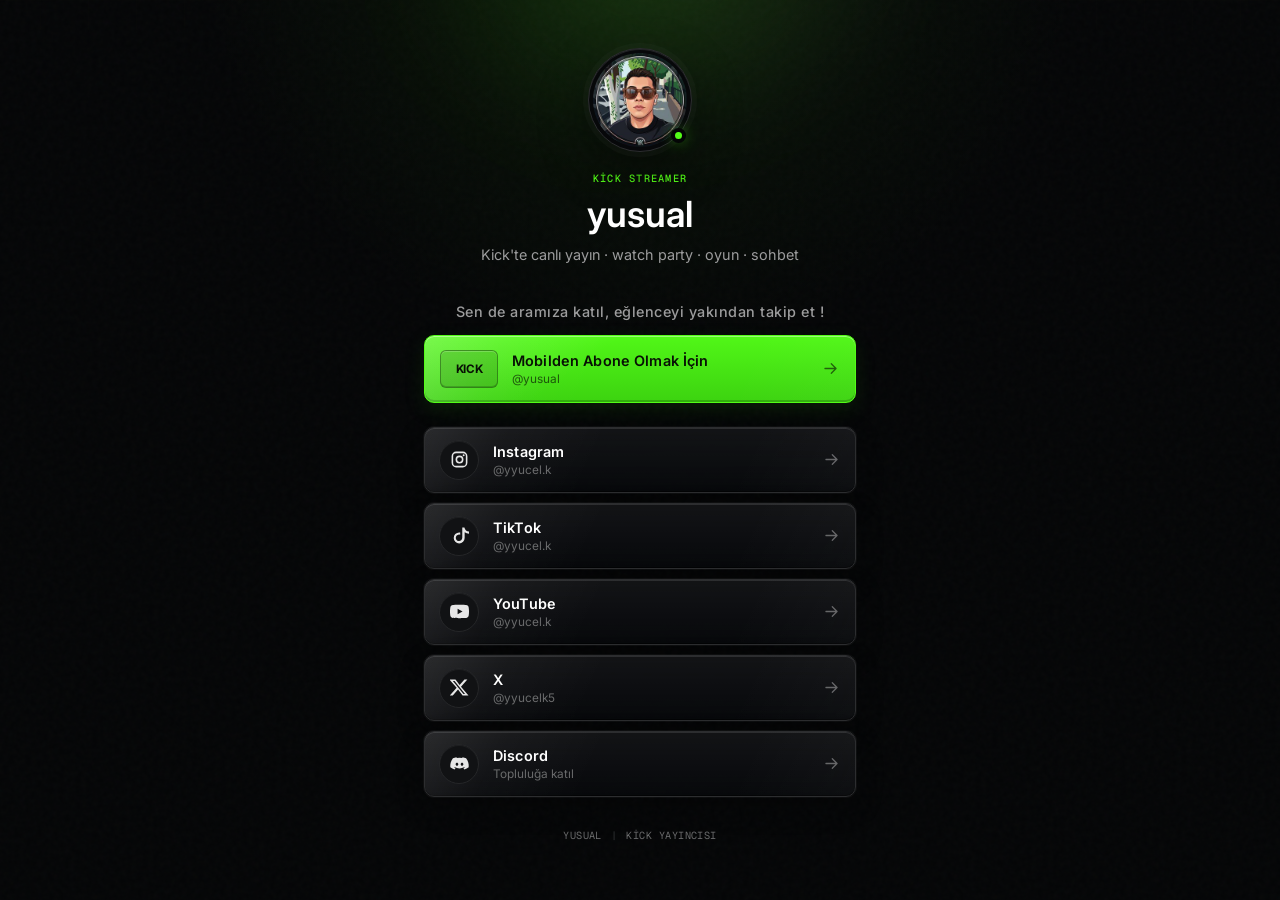
<file: index.html>
<!doctype html>
<html lang="tr">
  <head>
    <meta charset="UTF-8">
    <meta name="viewport" content="width=device-width, initial-scale=1">
    <meta
      name="description"
      content="Yusual'ın Kick kanalı ve sosyal medya hesapları."
    >
    <meta name="theme-color" content="#040506">

    <title>Yusual | Kick ve Sosyal Medya</title>

    <link rel="preconnect" href="https://fonts.googleapis.com">
    <link rel="preconnect" href="https://fonts.gstatic.com" crossorigin>
    <link
      rel="stylesheet"
      href="https://fonts.googleapis.com/css2?family=Geist+Mono:wght@400;500&family=Inter:wght@400;500;600&display=swap"
    >
    <link rel="stylesheet" href="styles.css">
  </head>

  <body>
    <div class="background" aria-hidden="true">
      <span class="hero-light"></span>
      <span class="hero-grid"></span>
      <span class="grain"></span>
    </div>

    <main class="profile-card">
      <header class="profile-header">
        <div class="avatar-frame">
          <img
            class="avatar"
            src="assets/yusual-profile.jpg"
            alt="Yusual profil fotoğrafı"
            width="108"
            height="108"
          >
          <span class="status-dot" title="Kick" aria-hidden="true"></span>
        </div>

        <span class="eyebrow">Kick Streamer</span>
        <h1>yusual</h1>
        <p class="tagline">Kick'te canlı yayın · watch party · oyun · sohbet</p>
      </header>

      <section class="primary-action" aria-labelledby="kick-heading">
        <h2 id="kick-heading">Sen de aramıza katıl, eğlenceyi yakından takip et !</h2>

        <a
          class="kick-button"
          href="https://kick.com/yusual/subscribe"
          target="_blank"
          rel="noopener noreferrer"
          aria-label="Yusual Kick kanalını web tarayıcısında yeni sekmede aç"
        >
          <span class="kick-logo" aria-hidden="true">KICK</span>
          <span class="button-copy">
            <strong>Mobilden Abone Olmak İçin</strong>
            <small>@yusual</small>
          </span>
          <svg class="arrow" viewBox="0 0 24 24" aria-hidden="true">
            <path d="M5 12h14M13 6l6 6-6 6"/>
          </svg>
        </a>
      </section>

      <nav class="social-links" aria-label="Sosyal medya bağlantıları">
        <a
          class="social-link social-link--instagram"
          href="https://www.instagram.com/yyucel.k"
          target="_blank"
          rel="noopener noreferrer"
          aria-label="Yusual Instagram profilini yeni sekmede aç"
        >
          <span class="social-icon" aria-hidden="true">
            <svg viewBox="0 0 24 24">
              <path d="M7.8 2h8.4A5.8 5.8 0 0 1 22 7.8v8.4a5.8 5.8 0 0 1-5.8 5.8H7.8A5.8 5.8 0 0 1 2 16.2V7.8A5.8 5.8 0 0 1 7.8 2Zm-.2 2A3.6 3.6 0 0 0 4 7.6v8.8A3.6 3.6 0 0 0 7.6 20h8.8a3.6 3.6 0 0 0 3.6-3.6V7.6A3.6 3.6 0 0 0 16.4 4H7.6Zm9.65 1.5a1.25 1.25 0 1 1 0 2.5 1.25 1.25 0 0 1 0-2.5ZM12 7a5 5 0 1 1 0 10 5 5 0 0 1 0-10Zm0 2a3 3 0 1 0 0 6 3 3 0 0 0 0-6Z"/>
            </svg>
          </span>
          <span class="button-copy">
            <strong>Instagram</strong>
            <small>@yyucel.k</small>
          </span>
          <svg class="arrow" viewBox="0 0 24 24" aria-hidden="true">
            <path d="M5 12h14M13 6l6 6-6 6"/>
          </svg>
        </a>

        <a
          class="social-link social-link--tiktok"
          href="https://www.tiktok.com/@yyucel.k"
          target="_blank"
          rel="noopener noreferrer"
          aria-label="Yusual TikTok profilini yeni sekmede aç"
        >
          <span class="social-icon" aria-hidden="true">
            <svg viewBox="0 0 24 24">
              <path d="M15.5 2h2.7c.25 1.45.95 2.65 2 3.55A6.8 6.8 0 0 0 24 6.95v2.8a9.5 9.5 0 0 1-5.5-1.8v7.15A6.9 6.9 0 1 1 11.6 8.2c.45 0 .9.05 1.3.12v2.85a4.1 4.1 0 1 0 2.6 3.82V2Z"/>
            </svg>
          </span>
          <span class="button-copy">
            <strong>TikTok</strong>
            <small>@yyucel.k</small>
          </span>
          <svg class="arrow" viewBox="0 0 24 24" aria-hidden="true">
            <path d="M5 12h14M13 6l6 6-6 6"/>
          </svg>
        </a>

        <a
          class="social-link social-link--youtube"
          href="https://youtube.com/@yyucel.k"
          target="_blank"
          rel="noopener noreferrer"
          aria-label="Yusual YouTube kanalını yeni sekmede aç"
        >
          <span class="social-icon" aria-hidden="true">
            <svg viewBox="0 0 24 24">
              <path d="M23.5 6.2a3 3 0 0 0-2.1-2.1C19.55 3.6 12 3.6 12 3.6s-7.55 0-9.4.5A3 3 0 0 0 .5 6.2 31 31 0 0 0 0 12a31 31 0 0 0 .5 5.8 3 3 0 0 0 2.1 2.1c1.85.5 9.4.5 9.4.5s7.55 0 9.4-.5a3 3 0 0 0 2.1-2.1A31 31 0 0 0 24 12a31 31 0 0 0-.5-5.8ZM9.6 15.6V8.4l6.25 3.6-6.25 3.6Z"/>
            </svg>
          </span>
          <span class="button-copy">
            <strong>YouTube</strong>
            <small>@yyucel.k</small>
          </span>
          <svg class="arrow" viewBox="0 0 24 24" aria-hidden="true">
            <path d="M5 12h14M13 6l6 6-6 6"/>
          </svg>
        </a>

        <a
          class="social-link social-link--x"
          href="https://x.com/yyucelk5"
          target="_blank"
          rel="noopener noreferrer"
          aria-label="Yusual X profilini yeni sekmede aç"
        >
          <span class="social-icon" aria-hidden="true">
            <svg viewBox="0 0 24 24">
              <path d="M18.25 2h3.68l-8.05 9.2L23.35 22h-7.42l-5.8-7.6L3.48 22H-.2l8.58-9.8L-.7 2h7.6l5.25 6.95L18.25 2Zm-1.3 18.1h2.04L5.8 3.8H3.6l13.35 16.3Z"/>
            </svg>
          </span>
          <span class="button-copy">
            <strong>X</strong>
            <small>@yyucelk5</small>
          </span>
          <svg class="arrow" viewBox="0 0 24 24" aria-hidden="true">
            <path d="M5 12h14M13 6l6 6-6 6"/>
          </svg>
        </a>

        <a
          class="social-link social-link--discord"
          href="https://discord.gg/n3SXTzCv5"
          target="_blank"
          rel="noopener noreferrer"
          aria-label="Yusual Discord topluluğunu yeni sekmede aç"
        >
          <span class="social-icon" aria-hidden="true">
            <svg viewBox="0 0 24 24">
              <path d="M20.3 5.4A17.7 17.7 0 0 0 15.9 4l-.55 1.1a16.1 16.1 0 0 0-6.7 0L8.1 4a17.7 17.7 0 0 0-4.4 1.4C.9 9.3.1 13.1.4 16.8a17.8 17.8 0 0 0 5.4 2.7l1.3-1.75a11.6 11.6 0 0 1-1.9-.9l.5-.4a12.6 12.6 0 0 0 12.6 0l.5.4c-.6.35-1.2.65-1.9.9l1.3 1.75a17.8 17.8 0 0 0 5.4-2.7c.4-4.3-.7-8-3.3-11.4ZM8.8 14.8c-.95 0-1.7-.85-1.7-1.9S7.85 11 8.8 11s1.7.85 1.7 1.9-.75 1.9-1.7 1.9Zm6.4 0c-.95 0-1.7-.85-1.7-1.9s.75-1.9 1.7-1.9 1.7.85 1.7 1.9-.75 1.9-1.7 1.9Z"/>
            </svg>
          </span>
          <span class="button-copy">
            <strong>Discord</strong>
            <small>Topluluğa katıl</small>
          </span>
          <svg class="arrow" viewBox="0 0 24 24" aria-hidden="true">
            <path d="M5 12h14M13 6l6 6-6 6"/>
          </svg>
        </a>
      </nav>

      <footer>
        <p><span>Yusual</span><i aria-hidden="true">|</i><span>Kick yayıncısı</span></p>
      </footer>
    </main>

    <script src="script.js"></script>
  </body>
</html>
</file>
<file: styles.css>
/* =========================================================
   TEMA DEĞİŞKENLERİ
   Sitede tekrar kullanılan renk, yazı tipi, köşe ve gölge değerleri.
   ========================================================= */
:root {
  --canvas: #040506;
  --card: #07080a;
  --recessed: #111214;
  --graphite: #1b1c1e;
  --border: #2c2d2f;
  --border-hover: #48494b;
  --text: #ffffff;
  --text-secondary: #9c9c9d;
  --text-muted: #6a6b6c;
  --mist: #e6e6e6;
  --iron: #454647;
  --kick: #53fc18;
  --font-interface: "Inter", system-ui, -apple-system, BlinkMacSystemFont, "Segoe UI", sans-serif;
  --font-mono: "Geist Mono", "JetBrains Mono", Consolas, monospace;
  --radius-card: 16px;
  --radius-control: 10px;
  --key-shadow:
    inset 0 1px 0 rgba(255, 255, 255, 0.07),
    0 0 0 1px rgba(255, 255, 255, 0.13),
    inset 0 -1px 0 rgba(0, 0, 0, 0.45),
    0 8px 24px rgba(0, 0, 0, 0.22);
  color-scheme: dark;
  font-family: var(--font-interface);
  font-synthesis: none;
  text-rendering: optimizeLegibility;
}

/* =========================================================
   GENEL SIFIRLAMA VE SAYFA TEMELİ
   Tüm elemanların kutu hesabı, sayfa zemini ve genel bağlantı davranışları.
   ========================================================= */
*,
*::before,
*::after {
  box-sizing: border-box;
}

html {
  min-width: 320px;
  background: var(--canvas);
}

body {
  min-height: 100vh;
  min-height: 100svh;
  margin: 0;
  padding: max(48px, env(safe-area-inset-top)) 20px max(32px, env(safe-area-inset-bottom));
  overflow-x: hidden;
  background: var(--canvas);
  color: var(--text);
}

a {
  color: inherit;
}

button,
a {
  -webkit-tap-highlight-color: transparent;
}

/* =========================================================
   SABİT ARKA PLAN EFEKTLERİ
   Sayfanın arkasındaki yeşil ışık, ızgara ve gren dokusu.
   ========================================================= */
.background,
.hero-light,
.hero-grid,
.grain {
  position: fixed;
  pointer-events: none;
}

.background,
.hero-grid,
.grain {
  inset: 0;
}

.background {
  z-index: 0;
  overflow: hidden;
  background:
    radial-gradient(circle at 50% -10%, rgba(83, 252, 24, 0.075), transparent 38%),
    var(--canvas);
}

.hero-light {
  top: -310px;
  left: 50%;
  width: 620px;
  height: 520px;
  transform: translateX(-50%) rotate(-10deg);
  border-radius: 42%;
  opacity: 0.58;
  background:
    radial-gradient(ellipse at center, rgba(83, 252, 24, 0.2), transparent 60%),
    radial-gradient(ellipse at 62% 54%, rgba(255, 255, 255, 0.06), transparent 45%);
  filter: blur(42px);
}

.hero-grid {
  opacity: 0.11;
  background-image:
    linear-gradient(rgba(255, 255, 255, 0.035) 1px, transparent 1px),
    linear-gradient(90deg, rgba(255, 255, 255, 0.035) 1px, transparent 1px);
  background-position: center top;
  background-size: 48px 48px;
  -webkit-mask-image: linear-gradient(to bottom, black, transparent 58%);
  mask-image: linear-gradient(to bottom, black, transparent 58%);
}

.grain {
  opacity: 0.025;
  background-image: url("data:image/svg+xml,%3Csvg viewBox='0 0 180 180' xmlns='http://www.w3.org/2000/svg'%3E%3Cfilter id='n'%3E%3CfeTurbulence type='fractalNoise' baseFrequency='.9' numOctaves='3' stitchTiles='stitch'/%3E%3C/filter%3E%3Crect width='100%25' height='100%25' filter='url(%23n)'/%3E%3C/svg%3E");
}

/* =========================================================
   ANA İÇERİK KAPSAYICISI
   Profil bilgileri ve bağlantıların bulunduğu ortalanmış ana sütun.
   ========================================================= */
.profile-card {
  position: relative;
  z-index: 1;
  width: 100%;
  max-width: 432px;
  margin-inline: auto;
}

/* =========================================================
   PROFİL BAŞLIĞI
   Profil fotoğrafı, çevrimiçi noktası, unvan, kullanıcı adı ve açıklama.
   ========================================================= */
.profile-header {
  display: flex;
  flex-direction: column;
  align-items: center;
  text-align: center;
}

.avatar-frame {
  position: relative;
  width: 104px;
  height: 104px;
  margin-bottom: 20px;
  padding: 4px;
  border: 1px solid var(--border);
  border-radius: 50%;
  background: var(--card);
  box-shadow:
    inset 0 1px 0 rgba(255, 255, 255, 0.1),
    0 0 0 5px rgba(255, 255, 255, 0.025),
    0 18px 50px rgba(0, 0, 0, 0.42);
}

.avatar {
  display: block;
  width: 100%;
  height: 100%;
  border-radius: 50%;
  object-fit: cover;
}

.status-dot {
  position: absolute;
  right: 5px;
  bottom: 8px;
  width: 15px;
  height: 15px;
  border: 4px solid var(--canvas);
  border-radius: 50%;
  background: var(--kick);
  box-shadow: 0 0 14px rgba(83, 252, 24, 0.34);
}

h1,
h2,
p {
  margin-top: 0;
}

.eyebrow {
  margin-bottom: 10px;
  color: var(--kick);
  font-family: var(--font-mono);
  font-size: 0.65rem;
  font-weight: 500;
  letter-spacing: 0.12em;
  text-transform: uppercase;
}

h1 {
  margin-bottom: 9px;
  font-size: clamp(1.9rem, 8vw, 2.25rem);
  font-weight: 600;
  line-height: 1.1;
  letter-spacing: 0.004em;
}

.tagline {
  max-width: 330px;
  margin-bottom: 36px;
  color: var(--text-secondary);
  font-size: 0.9rem;
  line-height: 1.55;
}

/* =========================================================
   KICK BÖLÜM BAŞLIĞI
   Yeşil Kick butonunun hemen üstündeki davet metni.
   ========================================================= */
.primary-action h2 {
  margin-bottom: 12px;
  color: var(--text-secondary);
  font-size: 0.90rem;
  font-weight: 500;
  line-height: 1.45;
  letter-spacing: 0.035em;
  text-align: center;
}

/* =========================================================
   ORTAK BAĞLANTI KARTI YAPISI
   Kick butonu ile sosyal medya kartlarının ortak yerleşimi ve geçişleri.
   ========================================================= */
.kick-button,
.social-link {
  position: relative;
  display: flex;
  width: 100%;
  max-width: 100%;
  align-items: center;
  gap: 14px;
  overflow: hidden;
  isolation: isolate;
  text-decoration: none;
  -webkit-backdrop-filter: blur(18px) saturate(145%);
  backdrop-filter: blur(18px) saturate(145%);
  transition:
    transform 160ms ease,
    border-color 160ms ease,
    background-color 160ms ease,
    box-shadow 160ms ease;
}

.kick-button::before,
.social-link::before {
  position: absolute;
  inset: -1px;
  z-index: 0;
  border-radius: inherit;
  background:
    linear-gradient(
      115deg,
      rgba(255, 255, 255, 0.22) 0%,
      rgba(255, 255, 255, 0.07) 18%,
      transparent 40%,
      transparent 72%,
      rgba(255, 255, 255, 0.06) 100%
    );
  content: "";
  opacity: 0.46;
  pointer-events: none;
  transition: opacity 220ms ease;
}

.kick-button::after,
.social-link::after {
  position: absolute;
  inset: -1px;
  z-index: 0;
  border-radius: inherit;
  background:
    linear-gradient(
      110deg,
      transparent 16%,
      rgba(255, 255, 255, 0.2) 42%,
      rgba(255, 255, 255, 0.08) 50%,
      transparent 72%
    );
  background-position: 110% 0;
  background-size: 240% 100%;
  content: "";
  opacity: 0.12;
  pointer-events: none;
  transition: background-position 500ms ease, opacity 220ms ease;
}

/* Kart içeriklerini parlama katmanlarının üzerinde tutar. */
.kick-button > *,
.social-link > * {
  position: relative;
  z-index: 1;
}

/* =========================================================
   KICK ANA ÇAĞRI BUTONU
   Yeşil kanal bağlantısı, KICK rozeti, yazıları ve sağ ok simgesi.
   ========================================================= */
.kick-button {
  --accent: var(--kick);
  --accent-soft: rgba(83, 252, 24, 0.24);
  min-height: 68px;
  margin-bottom: 24px;
  padding: 13px 15px;
  border: 1px solid var(--kick);
  border-radius: var(--radius-control);
  background:
    linear-gradient(145deg, rgba(255, 255, 255, 0.15), transparent 38%),
    linear-gradient(180deg, rgba(83, 252, 24, 0.98), rgba(64, 224, 17, 0.94));
  color: #081105;
  box-shadow:
    inset 0 1px 0 rgba(255, 255, 255, 0.42),
    inset 0 -2px 0 rgba(0, 0, 0, 0.18),
    0 7px 20px rgba(23, 103, 0, 0.2);
}

.kick-logo {
  display: grid;
  min-width: 58px;
  height: 38px;
  padding-inline: 7px;
  place-items: center;
  border: 1px solid rgba(0, 0, 0, 0.32);
  border-radius: 6px;
  background: rgba(0, 0, 0, 0.12);
  color: #081105;
  font-size: 0.73rem;
  font-weight: 700;
  letter-spacing: -0.025em;
  box-shadow:
    inset 0 1px 0 rgba(255, 255, 255, 0.2),
    inset 0 -1px 0 rgba(0, 0, 0, 0.18);
  transition:
    border-color 160ms ease,
    background-color 160ms ease,
    color 160ms ease,
    box-shadow 160ms ease;
}

.button-copy {
  display: flex;
  min-width: 0;
  flex: 1;
  flex-direction: column;
  gap: 3px;
}

.button-copy strong,
.button-copy small {
  overflow: hidden;
  text-overflow: ellipsis;
  white-space: nowrap;
}

.button-copy strong {
  font-size: 0.9rem;
  font-weight: 600;
  letter-spacing: 0.01em;
}

.button-copy small {
  color: var(--text-muted);
  font-size: 0.74rem;
}

.kick-button .button-copy small {
  color: rgba(8, 17, 5, 0.66);
}

.arrow {
  width: 19px;
  height: 19px;
  flex: none;
  fill: none;
  stroke: currentColor;
  stroke-linecap: round;
  stroke-linejoin: round;
  stroke-width: 1.6;
  opacity: 0.62;
  transition: transform 160ms ease, opacity 160ms ease;
}

/* =========================================================
   SOSYAL MEDYA BAĞLANTILARI
   Instagram, TikTok, YouTube, X ve Discord kartlarının listesi.
   ========================================================= */
.social-links {
  display: grid;
  gap: 10px;
}

.social-link {
  --accent: var(--mist);
  --accent-soft: rgba(255, 255, 255, 0.055);
  min-height: 66px;
  padding: 12px 14px;
  border: 1px solid var(--border);
  border-radius: var(--radius-control);
  background:
    linear-gradient(180deg, rgba(255, 255, 255, 0.055), rgba(255, 255, 255, 0.008)),
    rgba(7, 8, 10, 0.7);
  box-shadow:
    inset 0 1px 0 rgba(255, 255, 255, 0.11),
    inset 0 -1px 0 rgba(0, 0, 0, 0.5),
    0 0 0 1px rgba(255, 255, 255, 0.035),
    0 10px 28px rgba(0, 0, 0, 0.24);
}

/* Her sosyal ağ için hover sırasında kullanılan vurgu renkleri. */
.social-link--instagram {
  --accent: #ff4f8b;
  --accent-soft: rgba(255, 79, 139, 0.18);
}

.social-link--tiktok {
  --accent: #25f4ee;
  --accent-soft: rgba(37, 244, 238, 0.16);
}

.social-link--youtube {
  --accent: #ff3040;
  --accent-soft: rgba(255, 48, 64, 0.17);
}

.social-link--x {
  --accent: #ffffff;
  --accent-soft: rgba(255, 255, 255, 0.11);
}

.social-link--discord {
  --accent: #7c87ff;
  --accent-soft: rgba(88, 101, 242, 0.2);
}

.social-icon {
  display: grid;
  width: 40px;
  height: 40px;
  flex: none;
  place-items: center;
  border: 1px solid #252628;
  border-radius: 50%;
  background: var(--recessed);
  color: var(--mist);
  box-shadow: inset 0 1px 0 rgba(255, 255, 255, 0.055);
  transition:
    border-color 160ms ease,
    background-color 160ms ease,
    color 160ms ease,
    box-shadow 160ms ease;
}

.social-icon svg {
  width: 19px;
  height: 19px;
  fill: currentColor;
}

.social-link .arrow {
  color: var(--text-secondary);
}

/* =========================================================
   ETKİLEŞİM DURUMLARI
   Kick ve sosyal bağlantıların hover, tıklama ve klavye odağı efektleri.
   ========================================================= */
.kick-button:hover,
.social-link:hover {
  transform: translateY(-1px);
}

.kick-button:hover::before,
.social-link:hover::before {
  opacity: 0.68;
}

.kick-button:hover::after,
.social-link:hover::after {
  background-position: -35% 0;
  opacity: 0.34;
}

.kick-button:hover {
  border-color: var(--accent);
  background:
    radial-gradient(circle at 18% 50%, rgba(255, 255, 255, 0.38), transparent 45%),
    linear-gradient(180deg, rgba(83, 252, 24, 0.98), rgba(64, 224, 17, 0.94));
  box-shadow:
    inset 0 1px 0 rgba(255, 255, 255, 0.5),
    inset 0 -2px 0 rgba(0, 0, 0, 0.16),
    0 0 34px var(--accent-soft),
    0 10px 24px rgba(23, 103, 0, 0.24);
}

.kick-button:hover .kick-logo {
  border-color: rgba(0, 0, 0, 0.42);
  background: rgba(0, 0, 0, 0.17);
  color: #081105;
  box-shadow:
    inset 0 1px 0 rgba(255, 255, 255, 0.22),
    0 4px 12px rgba(0, 0, 0, 0.1);
}

.social-link:hover {
  border-color: var(--accent);
  background:
    radial-gradient(circle at 12% 50%, var(--accent-soft), transparent 58%),
    linear-gradient(180deg, rgba(255, 255, 255, 0.045), transparent),
    rgba(7, 8, 10, 0.68);
  box-shadow: var(--key-shadow), 0 0 30px var(--accent-soft);
}

.social-link:hover .social-icon {
  border-color: var(--accent);
  background: var(--accent-soft);
  color: var(--accent);
}

.kick-button:hover .arrow,
.social-link:hover .arrow {
  transform: translateX(3px);
  color: var(--accent);
  opacity: 1;
}

.kick-button:active,
.social-link:active {
  transform: translateY(2px);
}

.kick-button:active {
  background: #49e515;
  box-shadow:
    inset 0 3px 6px rgba(0, 0, 0, 0.25),
    0 1px 2px rgba(0, 0, 0, 0.2);
}

.social-link:active {
  background: var(--recessed);
  box-shadow:
    inset 0 2px 5px rgba(0, 0, 0, 0.62),
    inset 0 1px 0 rgba(255, 255, 255, 0.025);
}

.kick-button:focus-visible,
.social-link:focus-visible {
  outline: 2px solid var(--accent);
  outline-offset: 4px;
}

/* =========================================================
   ALT BİLGİ
   Sayfanın altındaki "Yusual | Kick yayıncısı" satırı.
   ========================================================= */
footer {
  padding-top: 32px;
  color: var(--text-muted);
  text-align: center;
}

footer p {
  display: flex;
  margin-bottom: 0;
  align-items: center;
  justify-content: center;
  gap: 9px;
  font-family: var(--font-mono);
  font-size: 0.64rem;
  letter-spacing: 0.045em;
  text-transform: uppercase;
}

footer i {
  color: #333436;
  font-style: normal;
}

/* =========================================================
   KICK YÖNLENDİRME SAYFASI
   kick-web.html içindeki ortalanmış bilgilendirme kartı ve butonu.
   ========================================================= */
.redirect-page {
  display: grid;
  place-items: center;
}

.redirect-card {
  position: relative;
  z-index: 1;
  width: min(100%, 432px);
  padding: 32px;
  border: 1px solid var(--border);
  border-radius: var(--radius-card);
  background: var(--card);
  box-shadow: var(--key-shadow);
  text-align: center;
}

.redirect-card::before {
  display: block;
  width: 8px;
  height: 8px;
  margin: 0 auto 20px;
  border-radius: 50%;
  background: var(--kick);
  box-shadow: 0 0 16px rgba(83, 252, 24, 0.42);
  content: "";
}

.redirect-card h1 {
  margin-bottom: 12px;
  font-size: 1.3rem;
  font-weight: 500;
  letter-spacing: 0.01em;
}

.redirect-card p {
  margin-bottom: 24px;
  color: var(--text-secondary);
  font-size: 0.88rem;
  line-height: 1.65;
}

.redirect-card .kick-button {
  justify-content: center;
  margin-bottom: 0;
  text-align: left;
}

/* =========================================================
   MOBİL UYUMLULUK
   480 px ve altındaki ekranlarda boşlukları ve eleman boyutlarını küçültür.
   ========================================================= */
@media (max-width: 480px) {
  body {
    padding: max(36px, env(safe-area-inset-top)) 16px max(28px, env(safe-area-inset-bottom));
  }

  .avatar-frame {
    width: 96px;
    height: 96px;
  }

  .tagline {
    margin-bottom: 32px;
  }

  .kick-button,
  .social-link {
    min-height: 64px;
  }

  .redirect-card {
    padding: 28px 20px;
  }
}

/* =========================================================
   ERİŞİLEBİLİRLİK: AZALTILMIŞ HAREKET
   Sisteminde hareket azaltma açık olan kullanıcılar için animasyonları kapatır.
   ========================================================= */
@media (prefers-reduced-motion: reduce) {
  *,
  *::before,
  *::after {
    scroll-behavior: auto !important;
    transition-duration: 0.01ms !important;
  }
}
</file>
